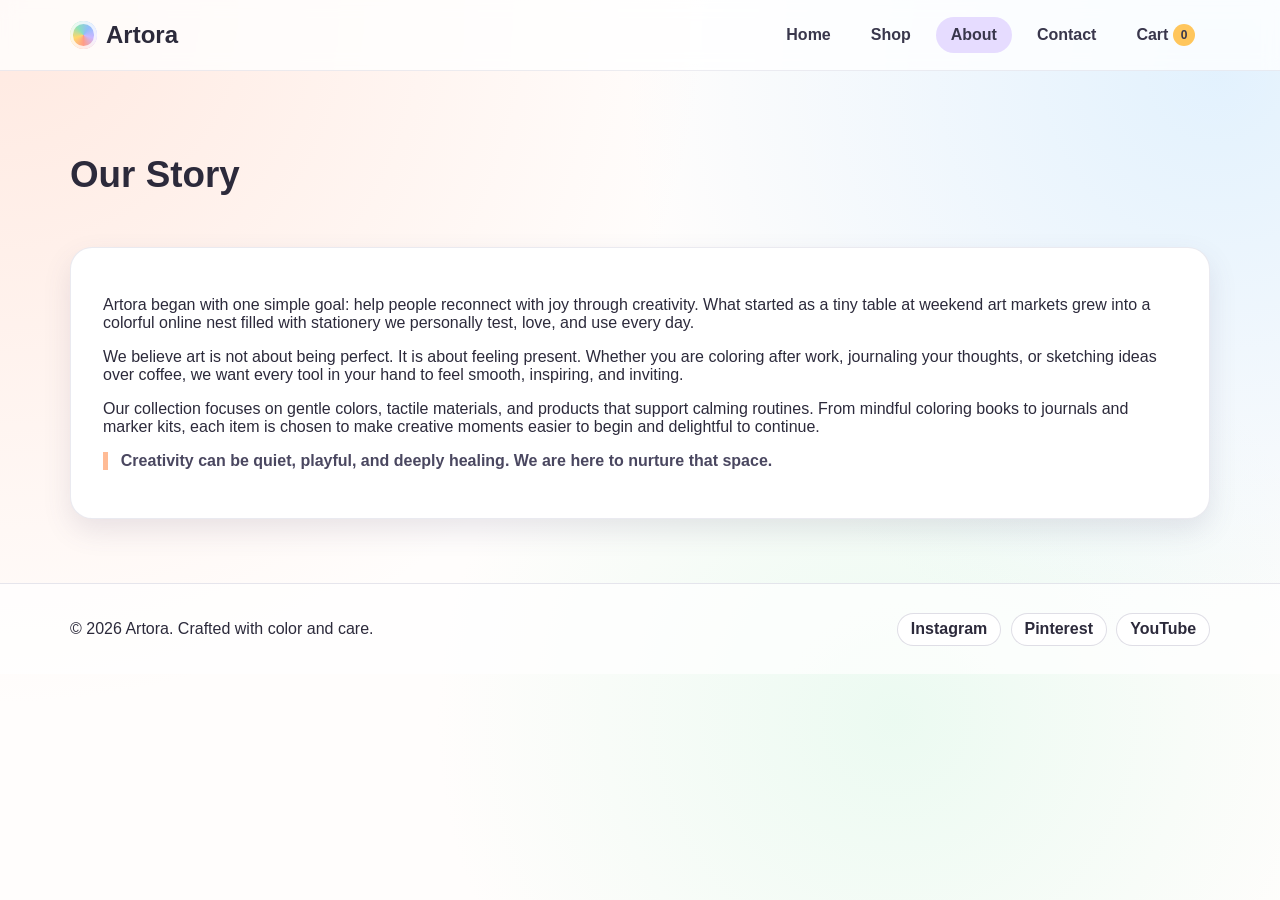
<file: stationery-store/about.html>
<!DOCTYPE html>
<html lang="en">
  <head>
    <meta charset="UTF-8" />
    <meta name="viewport" content="width=device-width, initial-scale=1.0" />
    <title>Artora | About</title>
    <link rel="stylesheet" href="css/styles.css" />
    <script src="js/cart.js" defer></script>
  </head>
  <body>
    <header class="topbar">
      <nav class="nav-shell" aria-label="Primary navigation">
        <a href="index.html" class="brand" aria-label="Artora home">
          <span class="brand-mark" aria-hidden="true"></span>
          Artora
        </a>
        <ul class="nav-links">
          <li><a href="index.html">Home</a></li>
          <li><a href="shop.html">Shop</a></li>
          <li><a href="about.html" class="active">About</a></li>
          <li><a href="contact.html">Contact</a></li>
          <li>
            <a href="cart.html">Cart <span class="cart-pill" data-cart-count>0</span></a>
          </li>
        </ul>
      </nav>
    </header>

    <main>
      <section class="section" aria-labelledby="about-title">
        <h1 class="section-title" id="about-title">Our Story</h1>
      </section>

      <section class="section about-block page-animate" aria-label="Brand story">
        <p>
          Artora began with one simple goal: help people reconnect with joy through creativity.
          What started as a tiny table at weekend art markets grew into a colorful online nest filled with
          stationery we personally test, love, and use every day.
        </p>
        <p>
          We believe art is not about being perfect. It is about feeling present. Whether you are coloring after
          work, journaling your thoughts, or sketching ideas over coffee, we want every tool in your hand to feel
          smooth, inspiring, and inviting.
        </p>
        <p>
          Our collection focuses on gentle colors, tactile materials, and products that support calming routines.
          From mindful coloring books to journals and marker kits, each item is chosen to make creative moments
          easier to begin and delightful to continue.
        </p>
        <p class="about-quote">
          Creativity can be quiet, playful, and deeply healing. We are here to nurture that space.
        </p>
      </section>
    </main>

    <footer class="footer">
      <div class="footer-shell">
        <p>© 2026 Artora. Crafted with color and care.</p>
        <div class="social" aria-label="Social media links">
          <a href="#" aria-label="Instagram">Instagram</a>
          <a href="#" aria-label="Pinterest">Pinterest</a>
          <a href="#" aria-label="YouTube">YouTube</a>
        </div>
      </div>
    </footer>
  </body>
</html>
</file>
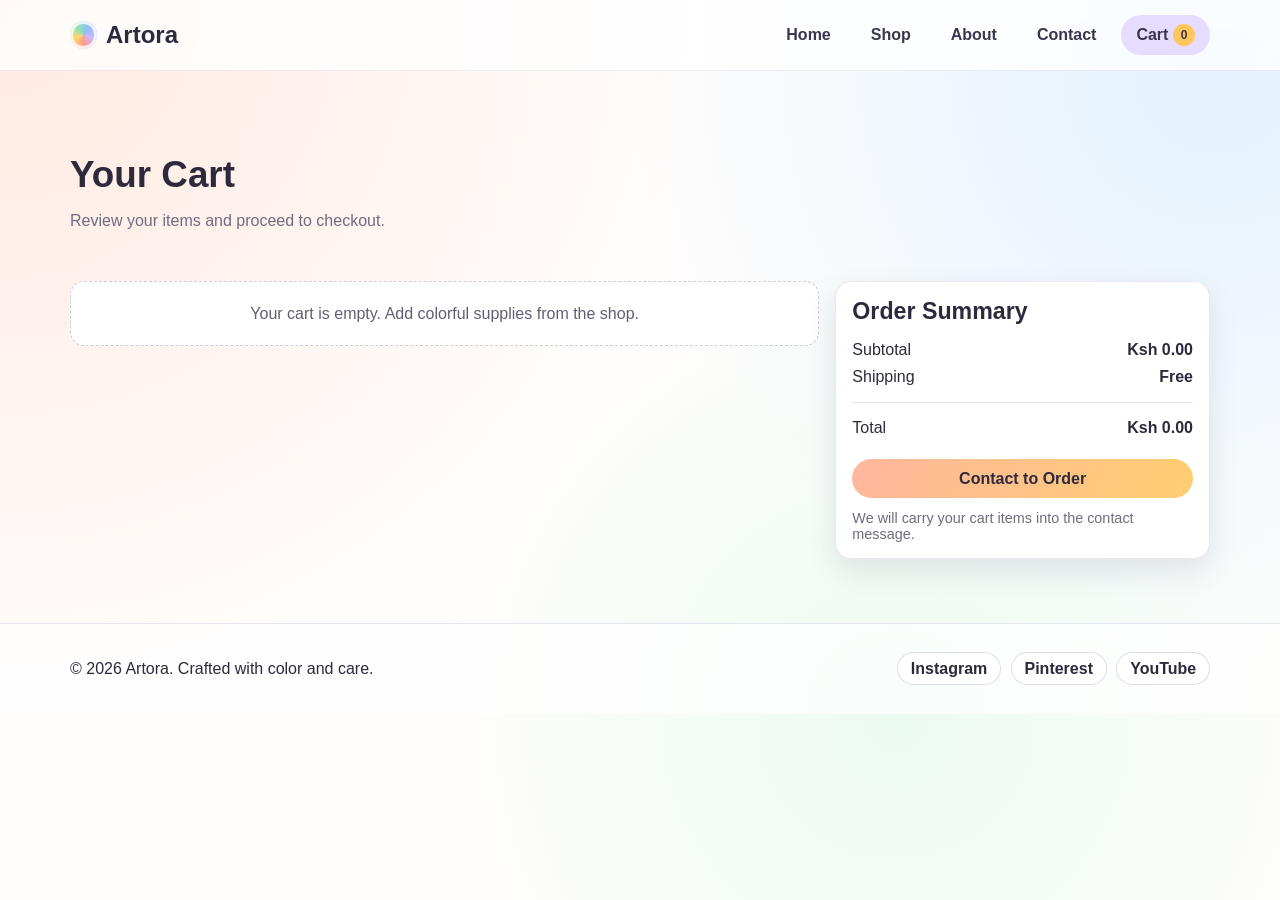
<file: stationery-store/cart.html>
<!DOCTYPE html>
<html lang="en">
  <head>
    <meta charset="UTF-8" />
    <meta name="viewport" content="width=device-width, initial-scale=1.0" />
    <title>Artora | Cart</title>
    <link rel="stylesheet" href="css/styles.css" />
    <script src="js/cart.js" defer></script>
  </head>
  <body>
    <header class="topbar">
      <nav class="nav-shell" aria-label="Primary navigation">
        <a href="index.html" class="brand" aria-label="Artora home">
          <span class="brand-mark" aria-hidden="true"></span>
          Artora
        </a>
        <ul class="nav-links">
          <li><a href="index.html">Home</a></li>
          <li><a href="shop.html">Shop</a></li>
          <li><a href="about.html">About</a></li>
          <li><a href="contact.html">Contact</a></li>
          <li>
            <a href="cart.html" class="active">Cart <span class="cart-pill" data-cart-count>0</span></a>
          </li>
        </ul>
      </nav>
    </header>

    <main>
      <section class="section" aria-labelledby="cart-title">
        <h1 class="section-title" id="cart-title">Your Cart</h1>
        <p class="section-subtitle">Review your items and proceed to checkout.</p>
      </section>

      <section class="section cart-grid" aria-label="Shopping cart details">
        <div class="cart-items" data-cart-items></div>

        <aside class="cart-summary">
          <h2 class="section-title summary-title">Order Summary</h2>
          <div class="summary-row">
            <span>Subtotal</span>
            <strong data-cart-subtotal>KES 0.00</strong>
          </div>
          <div class="summary-row">
            <span>Shipping</span>
            <strong>Free</strong>
          </div>
          <hr class="summary-divider" />
          <div class="summary-row">
            <span>Total</span>
            <strong data-cart-total>KES 0.00</strong>
          </div>
          <button class="btn btn-primary summary-checkout-btn" data-cart-checkout>Contact to Order</button>
          <p class="inline-muted summary-note">We will carry your cart items into the contact message.</p>
        </aside>
      </section>
    </main>

    <footer class="footer">
      <div class="footer-shell">
        <p>© 2026 Artora. Crafted with color and care.</p>
        <div class="social" aria-label="Social media links">
          <a href="#" aria-label="Instagram">Instagram</a>
          <a href="#" aria-label="Pinterest">Pinterest</a>
          <a href="#" aria-label="YouTube">YouTube</a>
        </div>
      </div>
    </footer>
  </body>
</html>
</file>
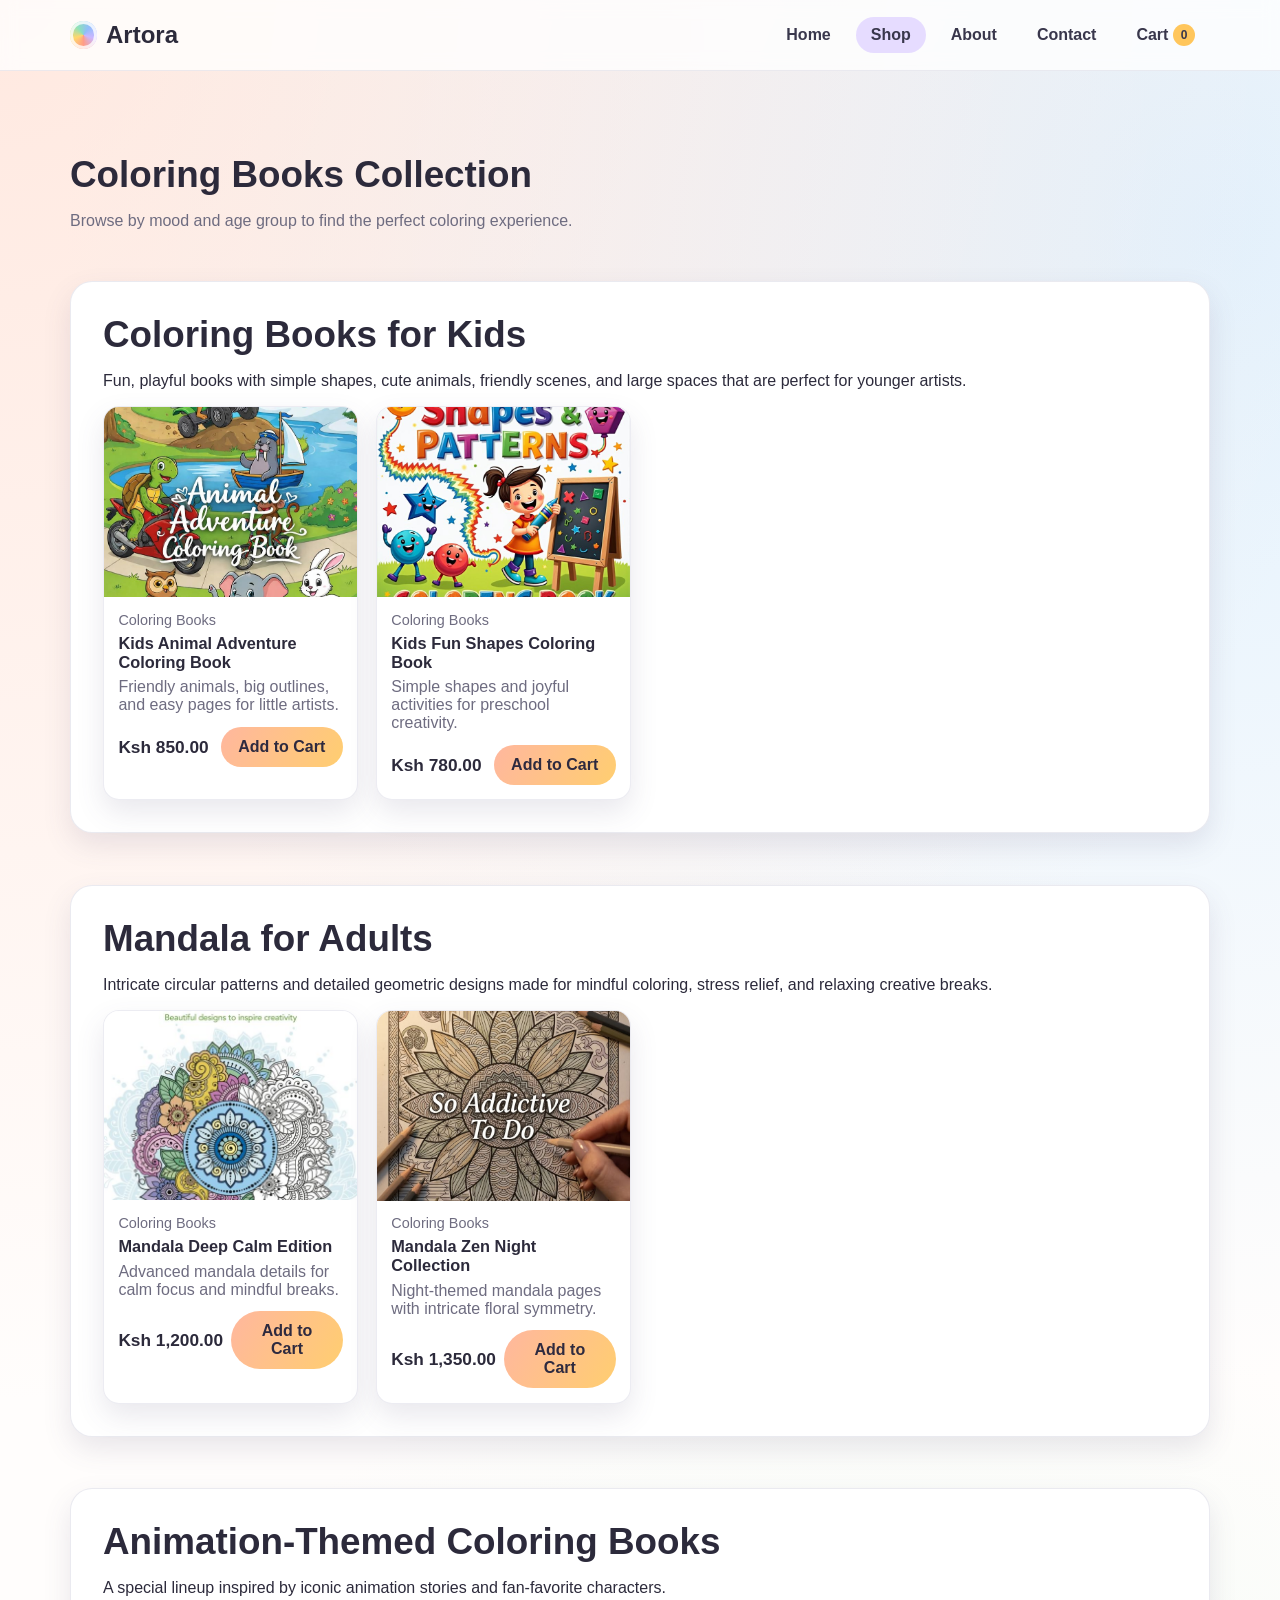
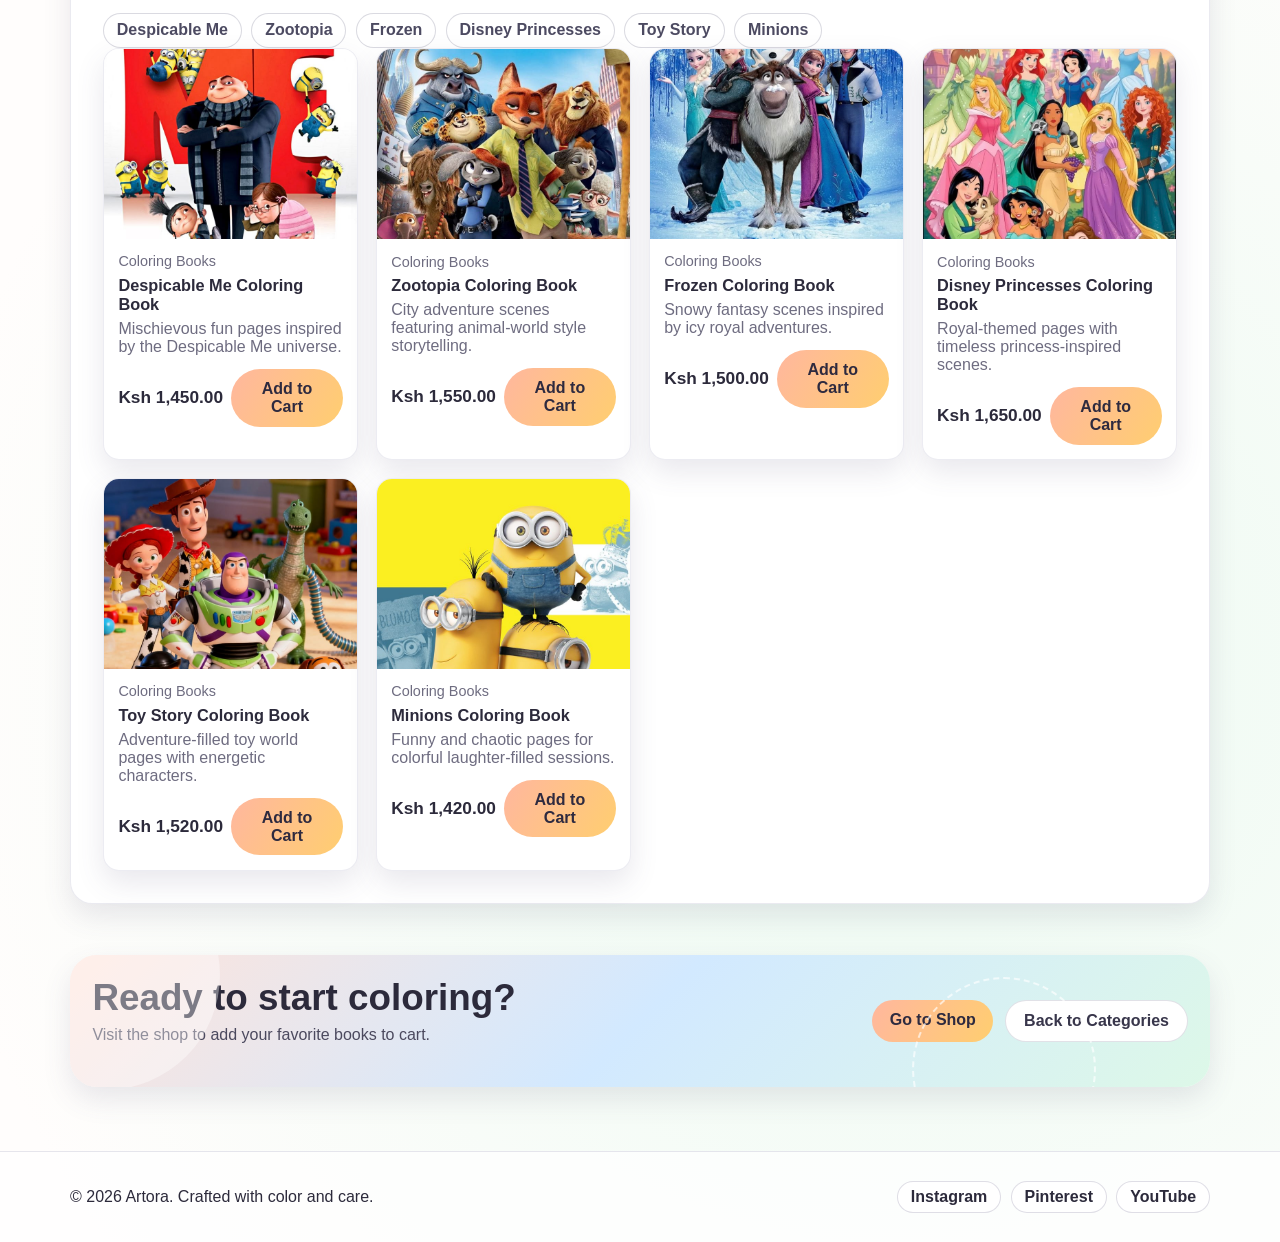
<file: stationery-store/coloring-books.html>
<!DOCTYPE html>
<html lang="en">
  <head>
    <meta charset="UTF-8" />
    <meta name="viewport" content="width=device-width, initial-scale=1.0" />
    <title>Artora | Coloring Books</title>
    <link rel="stylesheet" href="css/styles.css" />
    <script src="js/cart.js" defer></script>
  </head>
  <body>
    <header class="topbar">
      <nav class="nav-shell" aria-label="Primary navigation">
        <a href="index.html" class="brand" aria-label="Artora home">
          <span class="brand-mark" aria-hidden="true"></span>
          Artora
        </a>
        <ul class="nav-links">
          <li><a href="index.html">Home</a></li>
          <li><a href="shop.html" class="active">Shop</a></li>
          <li><a href="about.html">About</a></li>
          <li><a href="contact.html">Contact</a></li>
          <li>
            <a href="cart.html">Cart <span class="cart-pill" data-cart-count>0</span></a>
          </li>
        </ul>
      </nav>
    </header>

    <main class="page-animate">
      <section class="section" aria-labelledby="coloring-title">
        <h1 class="section-title" id="coloring-title">Coloring Books Collection</h1>
        <p class="section-subtitle">
          Browse by mood and age group to find the perfect coloring experience.
        </p>
      </section>

      <section class="section category-intro" aria-labelledby="kids-title">
        <h2 class="section-title" id="kids-title">Coloring Books for Kids</h2>
        <p>
          Fun, playful books with simple shapes, cute animals, friendly scenes, and large spaces that are
          perfect for younger artists.
        </p>
        <div class="grid product-grid" data-coloring-kids-grid></div>
      </section>

      <section class="section category-intro" aria-labelledby="mandala-title">
        <h2 class="section-title" id="mandala-title">Mandala for Adults</h2>
        <p>
          Intricate circular patterns and detailed geometric designs made for mindful coloring, stress relief,
          and relaxing creative breaks.
        </p>
        <div class="grid product-grid" data-coloring-mandala-grid></div>
      </section>

      <section class="section category-intro" aria-labelledby="animation-title">
        <h2 class="section-title" id="animation-title">Animation-Themed Coloring Books</h2>
        <p>
          A special lineup inspired by iconic animation stories and fan-favorite characters.
        </p>
        <div class="pill-list" aria-label="Animation themes">
          <span class="pill">Despicable Me</span>
          <span class="pill">Zootopia</span>
          <span class="pill">Frozen</span>
          <span class="pill">Disney Princesses</span>
          <span class="pill">Toy Story</span>
          <span class="pill">Minions</span>
        </div>
        <div class="grid product-grid" data-coloring-animation-grid></div>
      </section>

      <section class="section" aria-label="Coloring books actions">
        <div class="hero" style="padding: 1.4rem; grid-template-columns: 1fr auto;">
          <div>
            <h2 class="section-title" style="margin-bottom: 0.4rem;">Ready to start coloring?</h2>
            <p class="section-subtitle">Visit the shop to add your favorite books to cart.</p>
          </div>
          <div class="hero-actions">
            <a class="btn btn-primary" href="shop.html">Go to Shop</a>
            <a class="btn btn-secondary" href="index.html#categories-title">Back to Categories</a>
          </div>
        </div>
      </section>
    </main>

    <footer class="footer">
      <div class="footer-shell">
        <p>© 2026 Artora. Crafted with color and care.</p>
        <div class="social" aria-label="Social media links">
          <a href="#" aria-label="Instagram">Instagram</a>
          <a href="#" aria-label="Pinterest">Pinterest</a>
          <a href="#" aria-label="YouTube">YouTube</a>
        </div>
      </div>
    </footer>
  </body>
</html>
</file>
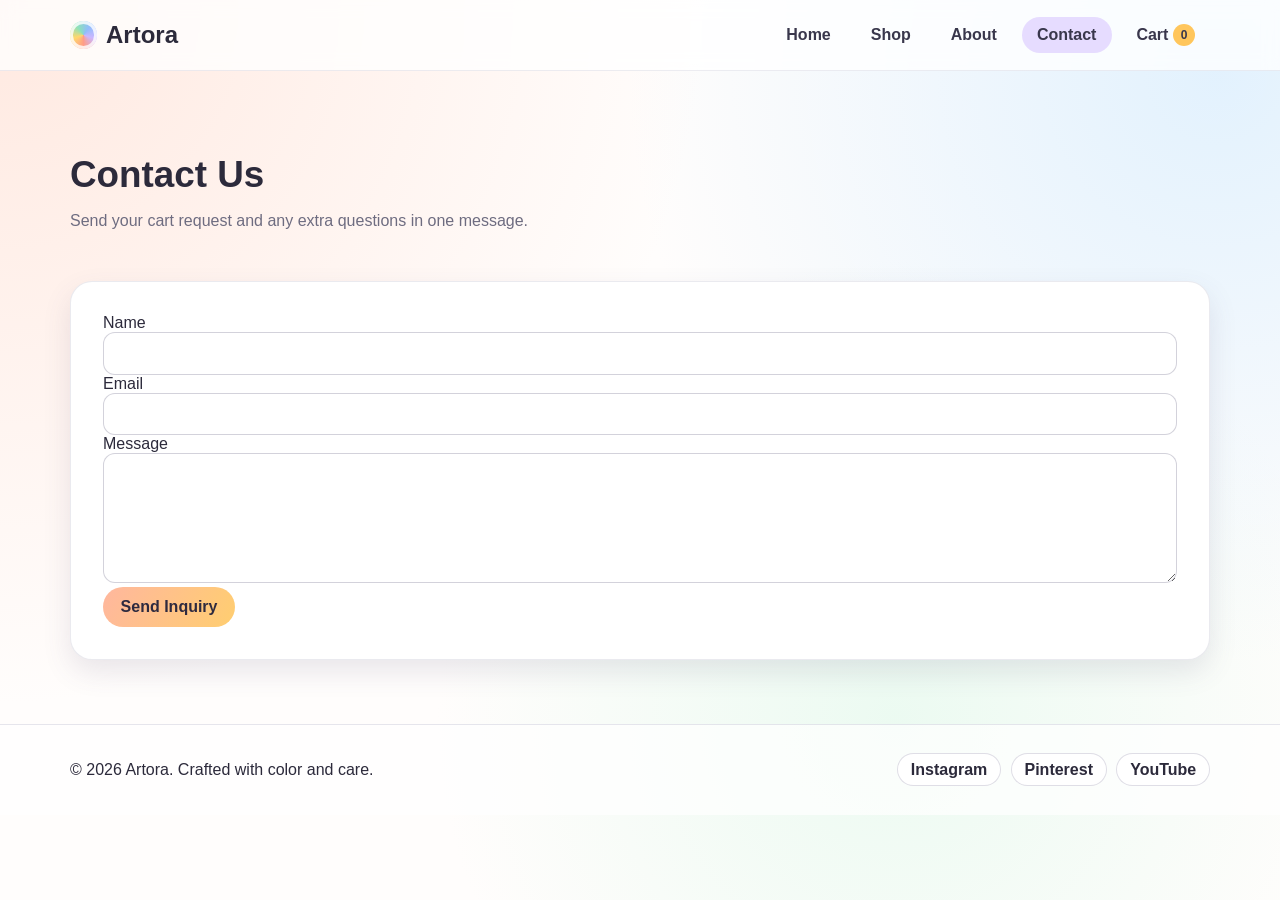
<file: stationery-store/contact.html>
<!DOCTYPE html>
<html lang="en">
  <head>
    <meta charset="UTF-8" />
    <meta name="viewport" content="width=device-width, initial-scale=1.0" />
    <title>Artora | Contact</title>
    <link rel="stylesheet" href="css/styles.css" />
    <script src="js/cart.js" defer></script>
  </head>
  <body>
    <header class="topbar">
      <nav class="nav-shell" aria-label="Primary navigation">
        <a href="index.html" class="brand" aria-label="Artora home">
          <span class="brand-mark" aria-hidden="true"></span>
          Artora
        </a>
        <ul class="nav-links">
          <li><a href="index.html">Home</a></li>
          <li><a href="shop.html">Shop</a></li>
          <li><a href="about.html">About</a></li>
          <li><a href="contact.html" class="active">Contact</a></li>
          <li>
            <a href="cart.html">Cart <span class="cart-pill" data-cart-count>0</span></a>
          </li>
        </ul>
      </nav>
    </header>

    <main>
      <section class="section" aria-labelledby="contact-title">
        <h1 class="section-title" id="contact-title">Contact Us</h1>
        <p class="section-subtitle">Send your cart request and any extra questions in one message.</p>
      </section>

      <section class="section form-shell page-animate">
        <form data-contact-form data-contact-whatsapp="254708921077">
          <label>
            Name
            <input class="input" type="text" name="name" required />
          </label>

          <label>
            Email
            <input class="input" type="email" name="email" required />
          </label>

          <label>
            Message
            <textarea class="textarea" name="message" required></textarea>
          </label>

          <button class="btn btn-primary" type="submit">Send Inquiry</button>
          <p class="notice" data-form-notice hidden>Thanks for reaching out. We will reply soon!</p>
        </form>
      </section>
    </main>

    <footer class="footer">
      <div class="footer-shell">
        <p>© 2026 Artora. Crafted with color and care.</p>
        <div class="social" aria-label="Social media links">
          <a href="#" aria-label="Instagram">Instagram</a>
          <a href="#" aria-label="Pinterest">Pinterest</a>
          <a href="#" aria-label="YouTube">YouTube</a>
        </div>
      </div>
    </footer>
  </body>
</html>
</file>
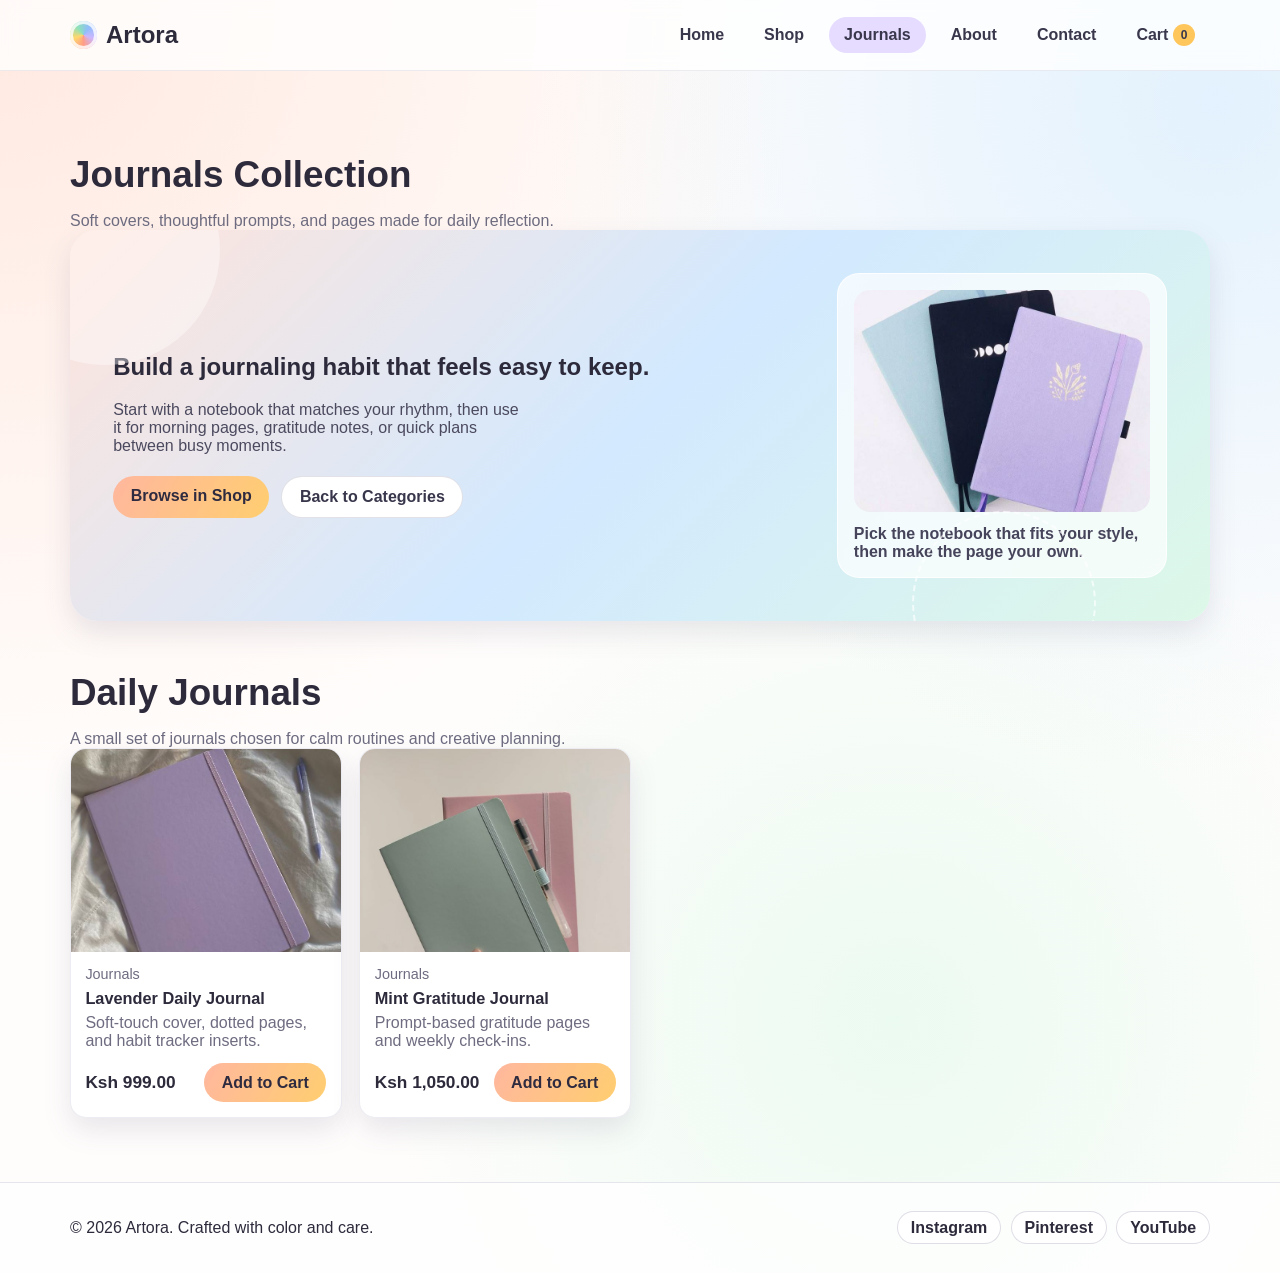
<file: stationery-store/journals.html>
<!DOCTYPE html>
<html lang="en">
  <head>
    <meta charset="UTF-8" />
    <meta name="viewport" content="width=device-width, initial-scale=1.0" />
    <title>Artora | Journals</title>
    <link rel="stylesheet" href="css/styles.css" />
    <script src="js/cart.js" defer></script>
  </head>
  <body>
    <header class="topbar">
      <nav class="nav-shell" aria-label="Primary navigation">
        <a href="index.html" class="brand" aria-label="Artora home">
          <span class="brand-mark" aria-hidden="true"></span>
          Artora
        </a>
        <ul class="nav-links">
          <li><a href="index.html">Home</a></li>
          <li><a href="shop.html">Shop</a></li>
          <li><a href="journals.html" class="active">Journals</a></li>
          <li><a href="about.html">About</a></li>
          <li><a href="contact.html">Contact</a></li>
          <li>
            <a href="cart.html">Cart <span class="cart-pill" data-cart-count>0</span></a>
          </li>
        </ul>
      </nav>
    </header>

    <main class="page-animate">
      <section class="section" aria-labelledby="journals-title">
        <h1 class="section-title" id="journals-title">Journals Collection</h1>
        <p class="section-subtitle">Soft covers, thoughtful prompts, and pages made for daily reflection.</p>
      </section>

      <section class="hero" aria-label="Journal inspiration">
        <div>
          <h2>Build a journaling habit that feels easy to keep.</h2>
          <p>
            Start with a notebook that matches your rhythm, then use it for morning pages, gratitude notes,
            or quick plans between busy moments.
          </p>
          <div class="hero-actions">
            <a class="btn btn-primary" href="shop.html?category=Journals">Browse in Shop</a>
            <a class="btn btn-secondary" href="index.html#categories-title">Back to Categories</a>
          </div>
        </div>
        <article class="banner-card" aria-label="Journal guide featured image">
          <img
            src="images/How to Pick The Best Bullet Journal Notebook For You.jpeg"
            alt="Bullet journal notebook guide"
          />
          <p>Pick the notebook that fits your style, then make the page your own.</p>
        </article>
      </section>

      <section class="section" aria-labelledby="daily-title">
        <h2 class="section-title" id="daily-title">Daily Journals</h2>
        <p class="section-subtitle">A small set of journals chosen for calm routines and creative planning.</p>
        <div class="grid product-grid" data-journal-grid></div>
      </section>
    </main>

    <footer class="footer">
      <div class="footer-shell">
        <p>© 2026 Artora. Crafted with color and care.</p>
        <div class="social" aria-label="Social media links">
          <a href="#" aria-label="Instagram">Instagram</a>
          <a href="#" aria-label="Pinterest">Pinterest</a>
          <a href="#" aria-label="YouTube">YouTube</a>
        </div>
      </div>
    </footer>
  </body>
</html>
</file>
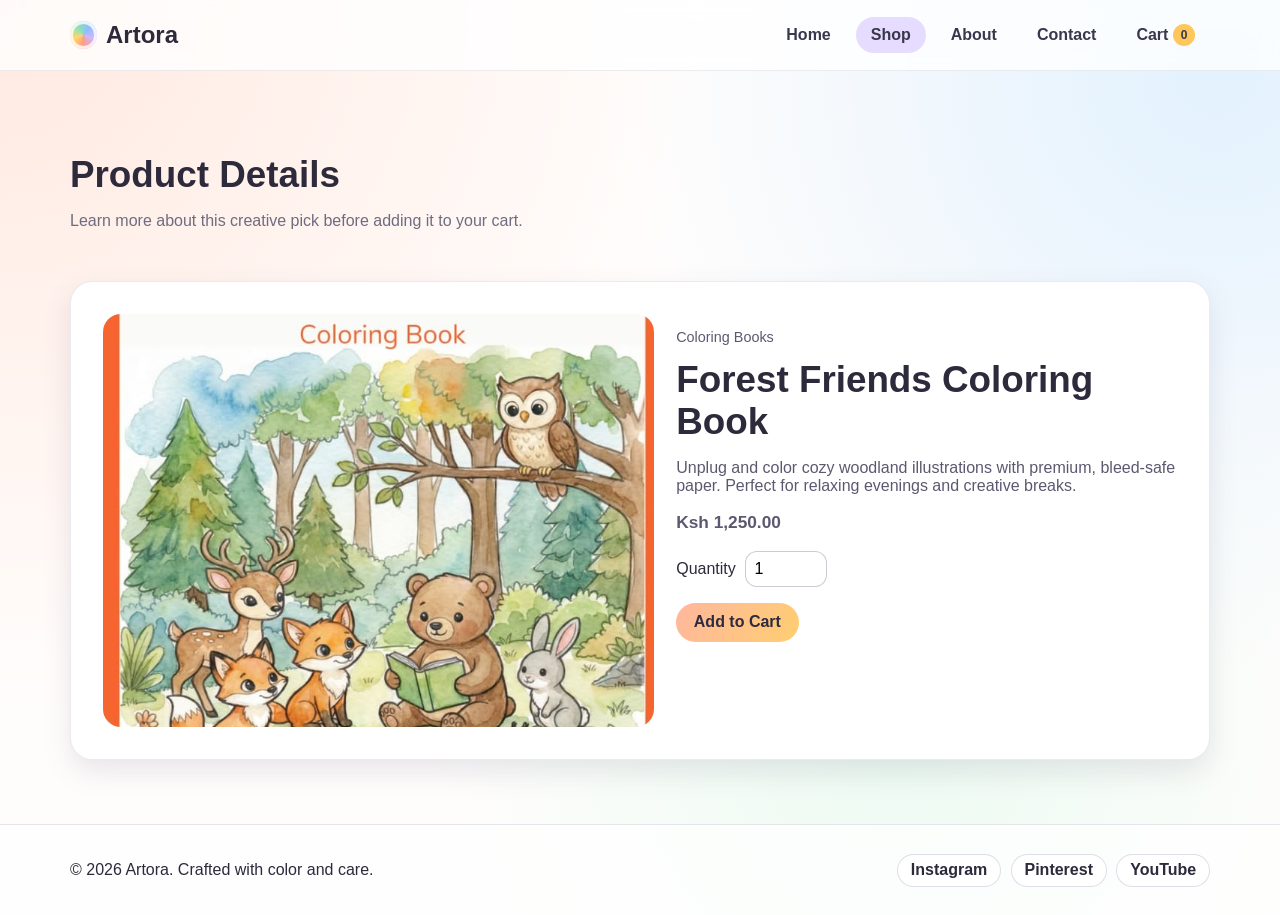
<file: stationery-store/product.html>
<!DOCTYPE html>
<html lang="en">
  <head>
    <meta charset="UTF-8" />
    <meta name="viewport" content="width=device-width, initial-scale=1.0" />
    <title>Artora | Product</title>
    <link rel="stylesheet" href="css/styles.css" />
    <script src="js/cart.js" defer></script>
  </head>
  <body>
    <header class="topbar">
      <nav class="nav-shell" aria-label="Primary navigation">
        <a href="index.html" class="brand" aria-label="Artora home">
          <span class="brand-mark" aria-hidden="true"></span>
          Artora
        </a>
        <ul class="nav-links">
          <li><a href="index.html">Home</a></li>
          <li><a href="shop.html" class="active">Shop</a></li>
          <li><a href="about.html">About</a></li>
          <li><a href="contact.html">Contact</a></li>
          <li>
            <a href="cart.html">Cart <span class="cart-pill" data-cart-count>0</span></a>
          </li>
        </ul>
      </nav>
    </header>

    <main>
      <section class="section" aria-labelledby="product-title">
        <h1 class="section-title" id="product-title">Product Details</h1>
        <p class="section-subtitle">Learn more about this creative pick before adding it to your cart.</p>
      </section>

      <section class="section detail-wrap" data-product-detail></section>
    </main>

    <footer class="footer">
      <div class="footer-shell">
        <p>© 2026 Artora. Crafted with color and care.</p>
        <div class="social" aria-label="Social media links">
          <a href="#" aria-label="Instagram">Instagram</a>
          <a href="#" aria-label="Pinterest">Pinterest</a>
          <a href="#" aria-label="YouTube">YouTube</a>
        </div>
      </div>
    </footer>
  </body>
</html>
</file>
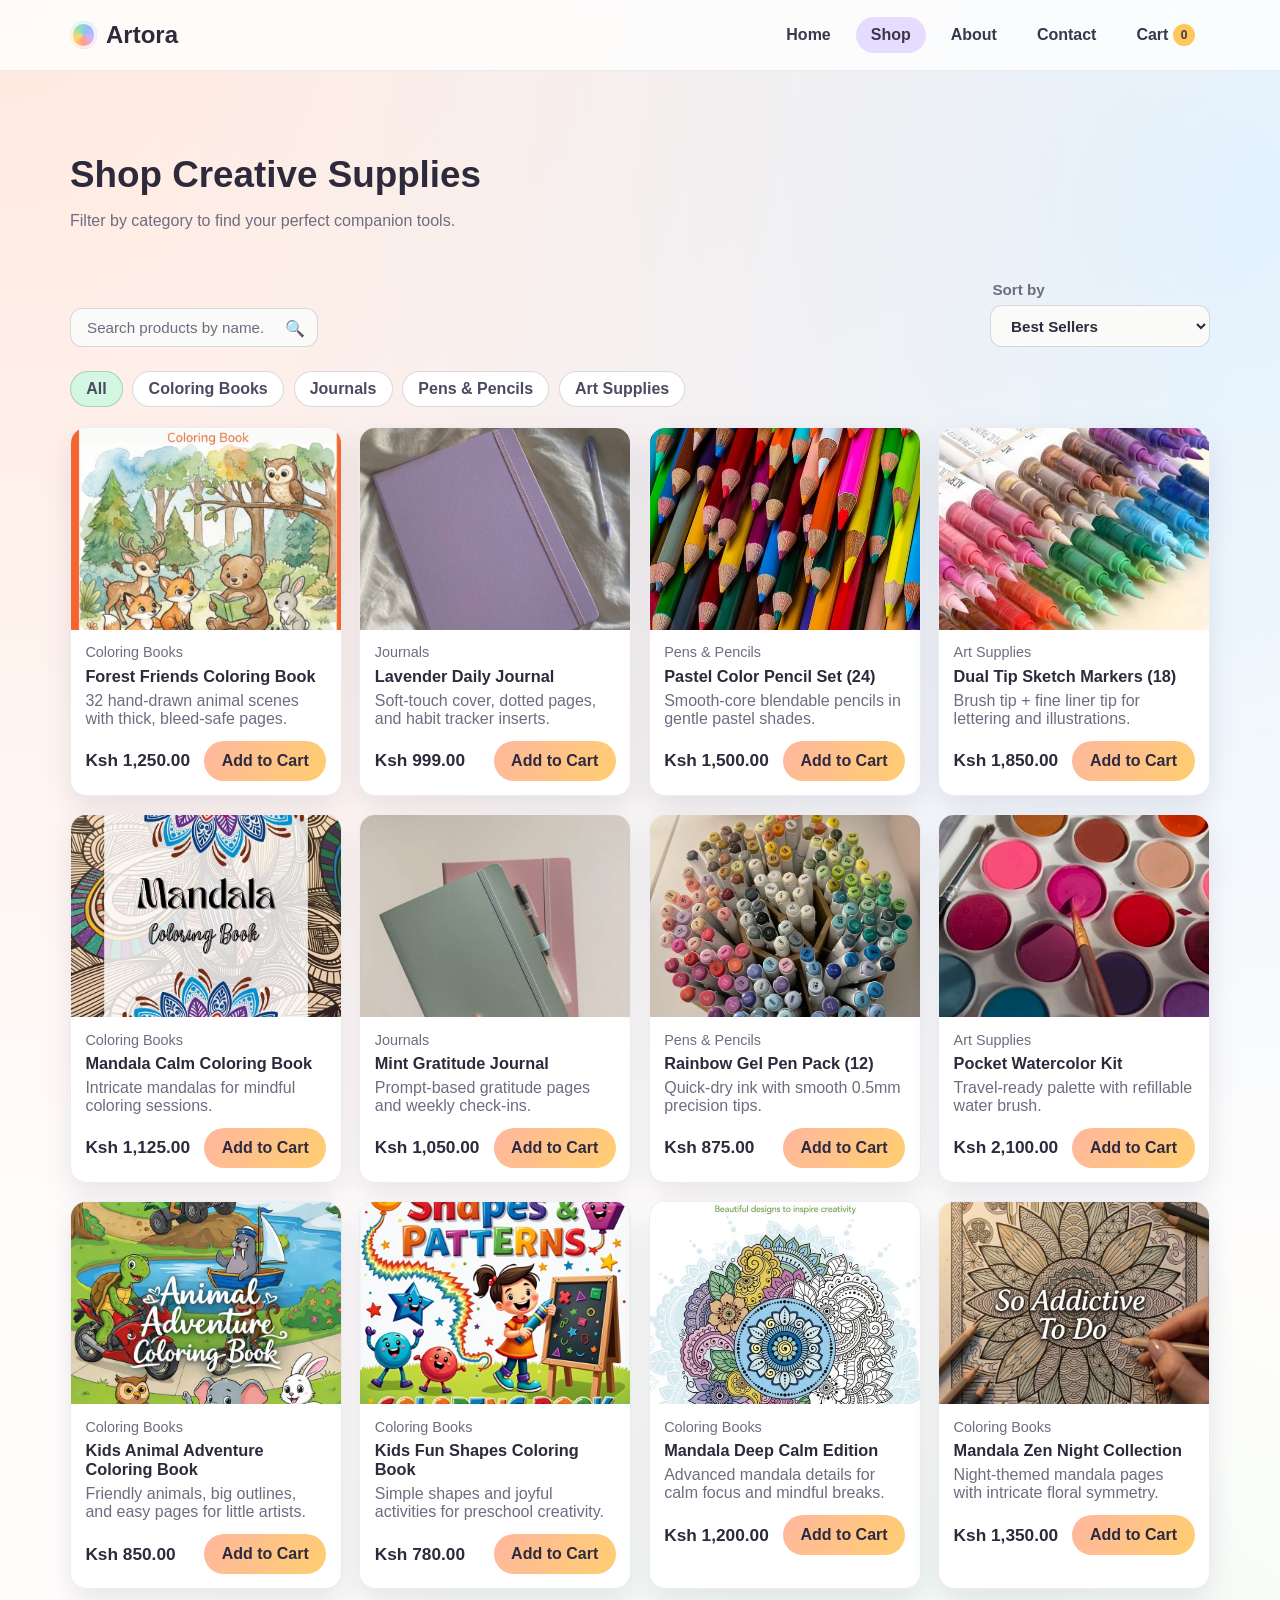
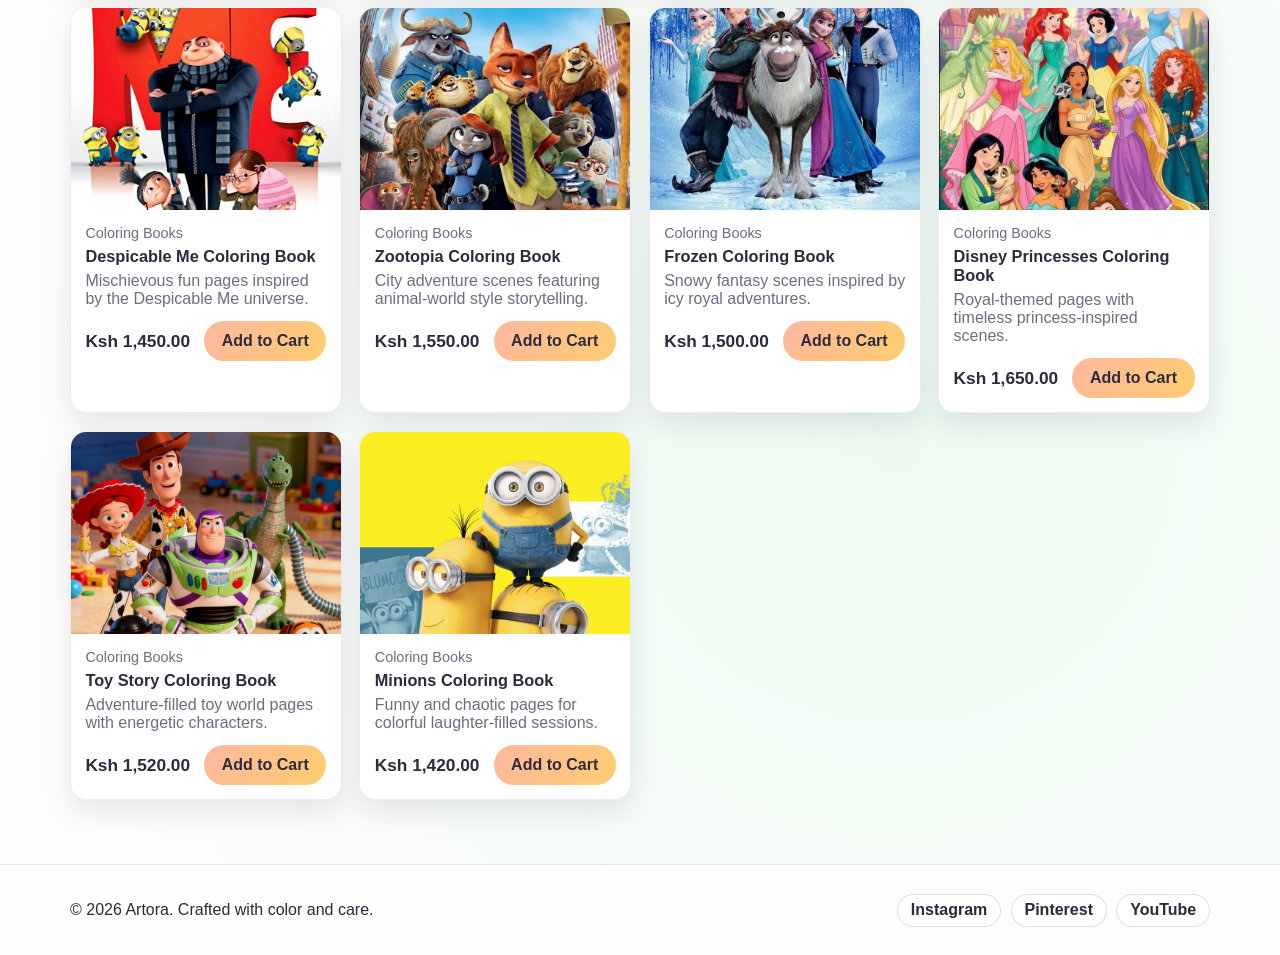
<file: stationery-store/shop.html>
<!DOCTYPE html>
<html lang="en">
  <head>
    <meta charset="UTF-8" />
    <meta name="viewport" content="width=device-width, initial-scale=1.0" />
    <title>Artora | Shop</title>
    <link rel="stylesheet" href="css/styles.css" />
    <script src="js/cart.js" defer></script>
  </head>
  <body>
    <header class="topbar">
      <nav class="nav-shell" aria-label="Primary navigation">
        <a href="index.html" class="brand" aria-label="Artora home">
          <span class="brand-mark" aria-hidden="true"></span>
          Artora
        </a>
        <ul class="nav-links">
          <li><a href="index.html">Home</a></li>
          <li><a href="shop.html" class="active">Shop</a></li>
          <li><a href="about.html">About</a></li>
          <li><a href="contact.html">Contact</a></li>
          <li>
            <a href="cart.html">Cart <span class="cart-pill" data-cart-count>0</span></a>
          </li>
        </ul>
      </nav>
    </header>

    <main>
      <section class="section" aria-labelledby="shop-title">
        <h1 class="section-title" id="shop-title">Shop Creative Supplies</h1>
        <p class="section-subtitle">Filter by category to find your perfect companion tools.</p>
      </section>

      <section class="section" aria-label="Product filters">
        <div class="filter-toolbar">
          <div class="search-bar-wrapper" data-search-wrapper>
            <input type="search" placeholder="Search products by name..." class="search-input" data-search-input aria-label="Search products" />
            <span class="search-icon" aria-hidden="true">🔍</span>
          </div>
          <label class="sort-control">
            <span class="sort-label">Sort by</span>
            <select class="sort-select" data-sort-select aria-label="Sort products">
              <option value="best-sellers">Best Sellers</option>
              <option value="price-low-high">Price: Low to High</option>
              <option value="newest">Newest</option>
            </select>
          </label>
        </div>
        <div class="filter-row" data-filter-row>
          <button class="filter-btn active" data-filter="All">All</button>
          <button class="filter-btn" data-filter="Coloring Books">Coloring Books</button>
          <button class="filter-btn" data-filter="Journals">Journals</button>
          <button class="filter-btn" data-filter="Pens &amp; Pencils">Pens &amp; Pencils</button>
          <button class="filter-btn" data-filter="Art Supplies">Art Supplies</button>
        </div>
        <div class="grid product-grid" data-shop-grid></div>
      </section>
    </main>

    <footer class="footer">
      <div class="footer-shell">
        <p>© 2026 Artora. Crafted with color and care.</p>
        <div class="social" aria-label="Social media links">
          <a href="#" aria-label="Instagram">Instagram</a>
          <a href="#" aria-label="Pinterest">Pinterest</a>
          <a href="#" aria-label="YouTube">YouTube</a>
        </div>
      </div>
    </footer>
  </body>
</html>
</file>
<file: stationery-store/css/styles.css>
:root {
  --peach: #ffd8c9;
  --light-blue: #cbe8ff;
  --lavender: #e6dcff;
  --mint: #d4f7e4;
  --ink: #2c2a3b;
  --muted: #6e6c80;
  --sun: #ffc65c;
  --card: #ffffff;
  --radius-lg: 22px;
  --radius-md: 16px;
  --radius-sm: 12px;
  --shadow-soft: 0 12px 28px rgba(83, 81, 115, 0.13);
  --shadow-hover: 0 16px 30px rgba(75, 72, 106, 0.2);
}

* {
  box-sizing: border-box;
}

html,
body {
  margin: 0;
  padding: 0;
}

body {
  font-family: -apple-system, BlinkMacSystemFont, 'Segoe UI', Roboto, 'Helvetica Neue', Arial, sans-serif;
  color: var(--ink);
  background:
    radial-gradient(circle at 0% 0%, rgba(255, 216, 201, 0.55), transparent 45%),
    radial-gradient(circle at 95% 8%, rgba(203, 232, 255, 0.55), transparent 40%),
    radial-gradient(circle at 70% 80%, rgba(212, 247, 228, 0.45), transparent 40%),
    #fffdfc;
  min-height: 100vh;
}

a {
  color: inherit;
  text-decoration: none;
}

a:focus-visible,
button:focus-visible,
input:focus-visible,
textarea:focus-visible {
  outline: 3px solid rgba(90, 134, 255, 0.58);
  outline-offset: 2px;
}

img {
  max-width: 100%;
  display: block;
}

main {
  width: min(1140px, 92vw);
  margin: 0 auto;
  padding: 2rem 0 4rem;
}

.section {
  margin-top: 3.2rem;
}

.section-title {
  font-family: -apple-system, BlinkMacSystemFont, 'Segoe UI', Roboto, 'Helvetica Neue', Arial, sans-serif;
  font-size: clamp(1.6rem, 1.35rem + 1.2vw, 2.3rem);
  margin: 0 0 1rem;
}

.section-subtitle {
  color: var(--muted);
  margin: 0;
}

.topbar {
  position: sticky;
  top: 0;
  z-index: 100;
  backdrop-filter: blur(8px);
  background: rgba(255, 255, 255, 0.78);
  border-bottom: 1px solid rgba(120, 118, 156, 0.14);
}

.nav-shell {
  width: min(1140px, 92vw);
  margin: 0 auto;
  display: flex;
  align-items: center;
  justify-content: space-between;
  gap: 1rem;
  padding: 0.95rem 0;
}

.brand {
  display: inline-flex;
  align-items: center;
  gap: 0.55rem;
  font-family: -apple-system, BlinkMacSystemFont, 'Segoe UI', Roboto, 'Helvetica Neue', Arial, sans-serif;
  font-size: 1.5rem;
  font-weight: 700;
}

.brand-mark {
  width: 1.7rem;
  height: 1.7rem;
  border-radius: 50%;
  background: conic-gradient(from 180deg at 50% 50%, #ff9d87, #ffd76b, #8de1ba, #90bdfb, #cbb7ff, #ff9d87);
  box-shadow: inset 0 0 0 3px rgba(255, 255, 255, 0.8);
}

.nav-links {
  list-style: none;
  margin: 0;
  padding: 0;
  display: flex;
  align-items: center;
  gap: 0.6rem;
  flex-wrap: wrap;
}

.nav-links a {
  display: inline-flex;
  align-items: center;
  gap: 0.3rem;
  padding: 0.56rem 0.95rem;
  border-radius: 999px;
  font-weight: 700;
  color: #39374c;
  transition: 0.2s ease;
}

.nav-links a:hover,
.nav-links a.active {
  background: var(--lavender);
}

.cart-pill {
  min-width: 1.35rem;
  height: 1.35rem;
  border-radius: 999px;
  background: var(--sun);
  display: inline-grid;
  place-items: center;
  font-size: 0.75rem;
  font-weight: 800;
}

.hero {
  position: relative;
  overflow: hidden;
  border-radius: calc(var(--radius-lg) + 5px);
  background: linear-gradient(135deg, #ffe4db 0%, #d2e9ff 50%, #ddf8e8 100%);
  box-shadow: var(--shadow-soft);
  padding: clamp(1.5rem, 1.1rem + 2vw, 3rem);
  display: grid;
  grid-template-columns: 1.2fr 1fr;
  align-items: center;
  gap: 1.5rem;
}

.hero::before,
.hero::after {
  content: '';
  position: absolute;
  border-radius: 50%;
  pointer-events: none;
}

.hero::before {
  width: 230px;
  height: 230px;
  background: rgba(255, 255, 255, 0.38);
  top: -95px;
  left: -80px;
}

.hero::after {
  width: 180px;
  height: 180px;
  border: 2px dashed rgba(255, 255, 255, 0.65);
  bottom: -74px;
  right: 10%;
}

.hero h1 {
  font-family: -apple-system, BlinkMacSystemFont, 'Segoe UI', Roboto, 'Helvetica Neue', Arial, sans-serif;
  font-size: clamp(2rem, 1.4rem + 2.4vw, 3.2rem);
  line-height: 1.05;
  margin: 0 0 0.7rem;
}

.hero p {
  color: #4b495e;
  max-width: 46ch;
  margin: 0 0 1.3rem;
}

.hero-actions {
  display: flex;
  gap: 0.75rem;
  flex-wrap: wrap;
}

.banner-card {
  justify-self: end;
  background: rgba(255, 255, 255, 0.7);
  border: 1px solid rgba(255, 255, 255, 0.8);
  border-radius: 22px;
  padding: 1rem;
  max-width: 330px;
}

.banner-card img {
  aspect-ratio: 4 / 3;
  object-fit: cover;
  border-radius: 16px;
}

.banner-card p {
  margin: 0.8rem 0 0;
  font-weight: 700;
  color: #46445b;
}

.btn {
  border: none;
  border-radius: 999px;
  padding: 0.68rem 1.1rem;
  font: inherit;
  font-weight: 800;
  cursor: pointer;
  transition: transform 0.2s ease, box-shadow 0.2s ease;
}

.btn:hover {
  transform: translateY(-2px);
  box-shadow: 0 10px 18px rgba(84, 82, 116, 0.18);
}

.btn-primary {
  background: linear-gradient(120deg, #ffb79e, #ffce70);
  color: #2e2a3f;
}

.btn-secondary {
  background: #ffffff;
  border: 1px solid rgba(106, 104, 136, 0.2);
  color: #38364b;
}

.chip-row {
  margin-top: 1.1rem;
  display: flex;
  flex-wrap: wrap;
  gap: 0.6rem;
}

.chip {
  padding: 0.45rem 0.9rem;
  border-radius: 999px;
  background: rgba(255, 255, 255, 0.86);
  font-size: 0.88rem;
  font-weight: 700;
}

.grid {
  display: grid;
  gap: 1.1rem;
}

.featured-grid {
  grid-template-columns: repeat(auto-fit, minmax(210px, 1fr));
}

.category-grid {
  grid-template-columns: repeat(4, minmax(0, 1fr));
}

.category-card {
  border-radius: var(--radius-md);
  padding: 1rem;
  box-shadow: var(--shadow-soft);
  background: var(--card);
  display: flex;
  align-items: center;
  justify-content: space-between;
  gap: 0.8rem;
}

.category-link {
  transition: transform 0.22s ease, box-shadow 0.22s ease;
}

.category-link:hover {
  transform: translateY(-4px);
  box-shadow: var(--shadow-hover);
}

.category-card h3 {
  margin: 0;
  font-family: -apple-system, BlinkMacSystemFont, 'Segoe UI', Roboto, 'Helvetica Neue', Arial, sans-serif;
  font-size: 1.1rem;
}

.category-dot {
  width: 1rem;
  height: 1rem;
  border-radius: 50%;
}

.product-grid {
  grid-template-columns: repeat(auto-fill, minmax(220px, 1fr));
}

.card {
  background: var(--card);
  border-radius: var(--radius-md);
  box-shadow: var(--shadow-soft);
  border: 1px solid rgba(131, 129, 165, 0.15);
  overflow: hidden;
  display: flex;
  flex-direction: column;
  transition: 0.22s ease;
}

.card:hover {
  transform: translateY(-4px);
  box-shadow: var(--shadow-hover);
}

.card-image {
  aspect-ratio: 4 / 3;
  width: 100%;
  object-fit: cover;
}

.card-body {
  padding: 0.9rem;
  display: grid;
  gap: 0.4rem;
}

.card h3 {
  font-size: 1.02rem;
  margin: 0;
}

.card p {
  margin: 0;
  color: var(--muted);
}

.card-actions {
  margin-top: 0.4rem;
  display: flex;
  justify-content: space-between;
  align-items: center;
  gap: 0.5rem;
}

.price {
  font-weight: 800;
  font-size: 1.08rem;
}

.search-bar-wrapper {
  position: relative;
  max-width: 400px;
}

.filter-toolbar {
  display: flex;
  flex-wrap: wrap;
  align-items: end;
  justify-content: space-between;
  gap: 1rem;
  margin-bottom: 1.5rem;
}

.sort-control {
  display: grid;
  gap: 0.4rem;
  color: var(--muted);
  font-size: 0.95rem;
  font-weight: 700;
}

.sort-select {
  min-width: 220px;
  padding: 0.68rem 1rem;
  border: 1.5px solid rgba(112, 110, 140, 0.25);
  border-radius: 12px;
  background: #fafaf9;
  color: var(--ink);
  font: inherit;
  transition: 0.2s ease;
}

.sort-select:focus {
  outline: none;
  border-color: rgba(212, 247, 228, 0.8);
  background: #fff;
  box-shadow: 0 0 0 3px rgba(212, 247, 228, 0.2);
}

.sort-label {
  padding-left: 0.15rem;
}

.search-input {
  width: 100%;
  padding: 0.65rem 2.5rem 0.65rem 1rem;
  border: 1.5px solid rgba(112, 110, 140, 0.25);
  border-radius: 12px;
  font: inherit;
  font-size: 0.95rem;
  background: #fafaf9;
  transition: 0.2s ease;
}

.search-input:focus {
  outline: none;
  border-color: rgba(212, 247, 228, 0.8);
  background: #fff;
  box-shadow: 0 0 0 3px rgba(212, 247, 228, 0.2);
}

.search-input::placeholder {
  color: var(--muted);
}

.search-icon {
  position: absolute;
  right: 0.8rem;
  top: 50%;
  transform: translateY(-50%);
  pointer-events: none;
  font-size: 1rem;
}

.filter-row {
  display: flex;
  flex-wrap: wrap;
  gap: 0.6rem;
  margin-bottom: 1.25rem;
}

@media (max-width: 720px) {
  .filter-toolbar {
    align-items: stretch;
  }

  .search-bar-wrapper,
  .sort-control,
  .sort-select {
    width: 100%;
    min-width: 0;
  }
}

.filter-btn {
  border: 1px solid rgba(112, 110, 140, 0.25);
  background: #fff;
  padding: 0.48rem 0.95rem;
  border-radius: 999px;
  font: inherit;
  font-weight: 700;
  color: #4c4a61;
  cursor: pointer;
}

.filter-btn.active {
  background: var(--mint);
  border-color: rgba(96, 154, 124, 0.4);
}

.empty-state {
  grid-column: 1 / -1;
  text-align: center;
  padding: 2.5rem 1rem;
  background: rgba(212, 247, 228, 0.2);
  border-radius: 16px;
  border: 2px dashed rgba(212, 247, 228, 0.5);
  color: var(--muted);
  font-weight: 500;
}

.detail-wrap {
  background: #fff;
  border-radius: var(--radius-lg);
  box-shadow: var(--shadow-soft);
  border: 1px solid rgba(124, 122, 154, 0.16);
  padding: clamp(1rem, 0.4rem + 2vw, 2rem);
  display: grid;
  grid-template-columns: 1.1fr 1fr;
  gap: 1.4rem;
}

.detail-image {
  border-radius: 18px;
  width: 100%;
  aspect-ratio: 4 / 3;
  object-fit: cover;
}

.detail-info h1 {
  margin: 0;
  font-size: clamp(1.8rem, 1.5rem + 1vw, 2.35rem);
  font-family: -apple-system, BlinkMacSystemFont, 'Segoe UI', Roboto, 'Helvetica Neue', Arial, sans-serif;
}

.detail-info p {
  color: #5b596f;
}

.qty-row {
  margin: 1rem 0;
  display: flex;
  align-items: center;
  gap: 0.6rem;
}

.qty-input {
  width: 82px;
  border-radius: 12px;
  border: 1px solid rgba(111, 109, 138, 0.36);
  padding: 0.5rem;
  font: inherit;
}

.cart-grid {
  display: grid;
  grid-template-columns: 2fr 1fr;
  gap: 1rem;
  align-items: start;
}

.cart-items {
  display: grid;
  gap: 0.8rem;
}

.cart-item {
  background: #fff;
  border-radius: 16px;
  border: 1px solid rgba(122, 120, 155, 0.16);
  box-shadow: var(--shadow-soft);
  padding: 0.8rem;
  display: grid;
  grid-template-columns: 86px 1fr auto;
  gap: 0.75rem;
  align-items: center;
}

.cart-item img {
  width: 86px;
  height: 70px;
  object-fit: cover;
  border-radius: 10px;
}

.item-meta h3 {
  margin: 0;
  font-size: 1rem;
}

.item-meta p {
  margin: 0.25rem 0;
}

.inline-muted {
  color: var(--muted);
  font-size: 0.9rem;
}

.cart-summary {
  background: #fff;
  border-radius: 16px;
  border: 1px solid rgba(122, 120, 155, 0.16);
  box-shadow: var(--shadow-soft);
  padding: 1rem;
  position: sticky;
  top: 88px;
}

.summary-row {
  display: flex;
  justify-content: space-between;
  margin-bottom: 0.55rem;
}

.summary-title {
  font-size: 1.45rem;
}

.summary-divider {
  border: 0;
  border-top: 1px solid rgba(131, 129, 165, 0.2);
  margin: 1rem 0;
}

.summary-checkout-btn {
  width: 100%;
  margin-top: 0.8rem;
}

.summary-note {
  margin: 0.7rem 0 0;
}

.form-shell {
  background: #fff;
  border-radius: var(--radius-lg);
  box-shadow: var(--shadow-soft);
  border: 1px solid rgba(126, 124, 158, 0.16);
  padding: clamp(1rem, 0.45rem + 2vw, 2rem);
  display: grid;
  gap: 1rem;
}

.input,
.textarea {
  width: 100%;
  border-radius: 12px;
  border: 1px solid rgba(109, 107, 136, 0.3);
  padding: 0.7rem 0.8rem;
  font: inherit;
}

.textarea {
  min-height: 130px;
  resize: vertical;
}

.about-block {
  background: #fff;
  border-radius: var(--radius-lg);
  box-shadow: var(--shadow-soft);
  border: 1px solid rgba(125, 123, 160, 0.16);
  padding: clamp(1rem, 0.35rem + 2.2vw, 2rem);
}

.category-intro {
  background: #fff;
  border-radius: var(--radius-lg);
  box-shadow: var(--shadow-soft);
  border: 1px solid rgba(125, 123, 160, 0.16);
  padding: clamp(1rem, 0.35rem + 2.2vw, 2rem);
}

.pill-list {
  display: flex;
  flex-wrap: wrap;
  gap: 0.6rem;
  margin-top: 0.9rem;
}

.pill {
  padding: 0.48rem 0.8rem;
  border-radius: 999px;
  border: 1px solid rgba(109, 107, 136, 0.25);
  background: #fff;
  font-weight: 700;
  color: #4c4a61;
}

.about-quote {
  margin-top: 1rem;
  border-left: 5px solid #ffbb95;
  padding-left: 0.8rem;
  font-weight: 700;
  color: #4a4760;
}

.empty {
  background: #fff;
  border-radius: 14px;
  border: 1px dashed rgba(130, 128, 166, 0.4);
  padding: 1.4rem;
  text-align: center;
  color: #605e74;
}

.notice {
  margin-top: 0.8rem;
  padding: 0.6rem 0.8rem;
  border-radius: 10px;
  background: #effbf4;
  color: #3b7655;
  border: 1px solid #bce9cb;
}

.footer {
  background: rgba(255, 255, 255, 0.72);
  border-top: 1px solid rgba(131, 129, 165, 0.2);
}

.footer-shell {
  width: min(1140px, 92vw);
  margin: 0 auto;
  padding: 1.25rem 0;
  display: flex;
  flex-wrap: wrap;
  align-items: center;
  justify-content: space-between;
  gap: 0.8rem;
}

.social {
  display: flex;
  gap: 0.6rem;
}

.social a {
  background: #fff;
  border-radius: 999px;
  border: 1px solid rgba(120, 118, 152, 0.24);
  padding: 0.4rem 0.8rem;
  font-weight: 700;
}

.page-animate {
  animation: riseIn 550ms ease both;
}

@keyframes riseIn {
  from {
    opacity: 0;
    transform: translateY(10px);
  }
  to {
    opacity: 1;
    transform: translateY(0);
  }
}

@media (max-width: 980px) {
  .hero,
  .detail-wrap,
  .cart-grid {
    grid-template-columns: 1fr;
  }

  .banner-card {
    justify-self: start;
    max-width: 100%;
  }

  .category-grid {
    grid-template-columns: repeat(2, minmax(0, 1fr));
  }

  .cart-summary {
    position: static;
  }
}

@media (max-width: 640px) {
  .nav-shell {
    align-items: flex-start;
    flex-direction: column;
  }

  .category-grid {
    grid-template-columns: 1fr;
  }

  .cart-item {
    grid-template-columns: 1fr;
  }

  .cart-item img {
    width: 100%;
    height: 150px;
  }
}
</file>
